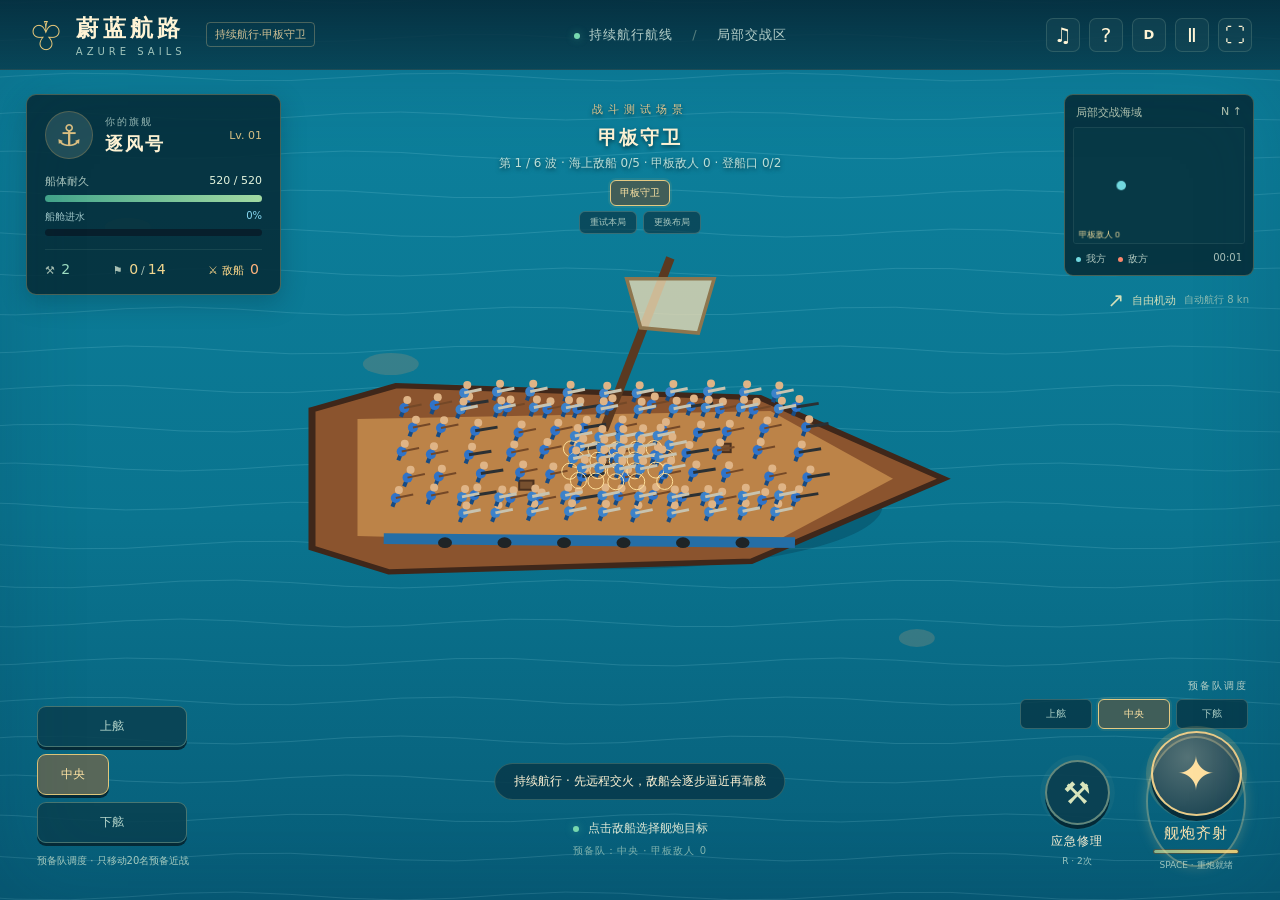
<file: index.html>
<!doctype html>
<html lang="zh-CN">
<head>
<meta charset="utf-8">
<meta name="viewport" content="width=device-width,initial-scale=1,viewport-fit=cover,user-scalable=no">
<meta name="theme-color" content="#083b49">
<meta name="description" content="蔚蓝航路 2.5D 海战：持续航行·甲板守卫在线试玩。">
<title>蔚蓝航路 · 持续航行·甲板守卫</title>
<link rel="stylesheet" href="style.css">
<meta name="build" content="deck-guard-ranged-approach-2026-09-07">
</head>
<body>
<main id="game">
<canvas id="sea" aria-label="2.5D斜俯视海战：WASD机动，点击敌船锁定，1/2/3切换炮位船帆船体，空格集中齐射" tabindex="0"></canvas>
<header class="topbar">
  <div class="brand"><span class="brand-icon">♧</span><div><strong>蔚蓝航路</strong><small>AZURE SAILS</small></div><span class="tag">持续航行·甲板守卫</span></div>
  <div class="location"><span class="live-dot"></span><span id="sceneNameTop">开阔海域</span> <span class="divider">/</span> 局部交战区</div>
  <div class="tools"><button id="sound" aria-label="开启声音" title="声音">♫</button><button id="help" aria-label="操作说明" title="操作说明">?</button><button id="debug" aria-label="调试面板" title="调试 F2">D</button><button id="pause" aria-label="暂停游戏" title="暂停 P">Ⅱ</button><button id="full" aria-label="全屏" title="全屏">⛶</button></div>
</header>
<section class="ship-card">
  <div class="ship-title"><span class="ship-emblem">⚓</span><div><small>你的旗舰</small><strong>逐风号</strong></div><span class="level">Lv. 01</span></div>
  <div class="hull-label"><span>船体耐久</span><b id="hpText">300 / 300</b></div><div class="bar"><i id="hpBar"></i></div>
  <div class="flood-label"><span>船舱进水</span><b id="waterText">0%</b></div><div class="bar flood-bar"><i id="waterBar"></i></div>
  <div class="ship-stats"><span>⚒ <b id="repairUses">2</b></span><span>⚑ <b id="kills">0</b>/<b id="enemyTotal">14</b></span><span class="enemy-live">⚔ 敌船 <b id="enemyCountLive">0</b></span></div>
</section>
<section class="mission">
  <small>战斗测试场景</small><strong id="missionTitle">开阔海域</strong><span id="missionText">重炮船 + 拦截船</span>
  <div class="scenario-tabs" aria-label="选择战斗测试场景">
    <button data-scene="0" class="active">1 开阔</button><button data-scene="1">2 礁石</button><button data-scene="2">3 护卫</button>
  </div>
  <div class="layout-tools"><button id="retryScene">重试本局</button><button id="changeLayout">更换布局</button></div>
</section>
<aside class="map-card"><div class="map-title"><span>局部交战海域</span><span>N ↑</span></div><canvas id="minimap" width="180" height="122" aria-label="海域小地图"></canvas><div class="map-key"><span><i></i>我方</span><span><i></i>敌方</span><span id="clock">00:00</span></div></aside>
<div class="wind">↗ <span>自由机动</span><b id="speedText">航速 0 kn</b></div>
<div id="toast" role="status">观察敌人分工 → 移动抢位 → 集火关键炮位</div>
<div class="controls"><div id="joystick" aria-label="拖动摇杆驾驶"><div class="joy-cross">＋</div><div id="stick"></div></div><span class="move-hint">WASD / 摇杆 · 转向有惯性 · 松开减速停车</span></div>
<div class="bottom-center"><span class="auto-dot"></span><span id="aimStatus">自动寻找侧舷射界</span><small id="targetStatus">点击敌船锁定目标 · Q切换</small></div>
<div class="focus-panel"><span>集火部位</span><div><button data-focus="gun" class="active">1 炮位</button><button data-focus="sail">2 船帆</button><button data-focus="hull">3 船体</button></div></div>
<div class="actions">
  <button id="repair" class="ability" aria-label="修理 R"><span class="ability-icon">⚒</span><strong>应急修理</strong><small id="repairCd">R · 2次</small></button>
  <button id="boost" class="ability" aria-label="突进 E"><span class="ability-icon">≋</span><strong>突进</strong><small id="boostCd">E · 短时加速</small></button>
  <button id="volley" class="ability primary" aria-label="齐射 空格"><span class="ability-icon">✦</span><strong>集中齐射</strong><span class="reload-meter" aria-hidden="true"><i id="volleyLoad"></i></span><small id="volleyCd">SPACE · 重炮就绪</small></button>
</div>
<aside id="debugPanel" class="debug-panel hidden" aria-live="polite">
  <div class="debug-title"><b>战斗调试</b><span>F2 关闭</span></div>
  <pre id="debugText"></pre>
</aside>
<div class="edge-vignette"></div><div id="portrait">↻ 建议横屏，获得更开阔的海战视野</div>
<div id="overlay" class="overlay hidden"><section class="dialog"><span class="eyebrow" id="modalEyebrow">AZURE SAILS</span><h1 id="modalTitle">战斗暂停</h1><p id="modalText"></p><div id="instructions" class="instructions hidden">
<p><b>机动</b> WASD／摇杆控制移动方向。船体逐渐转向输入方向，松开后减速到停留，可绕侧、超越、返回收尾。</p>
<p><b>目标</b> 点击／触摸敌船锁定；Q切换。没有手选目标时，自动选择当前侧舷射界内的合适敌船。</p>
<p><b>部位</b> 1炮位、2船帆、3船体。炮位会选择当前暴露的一侧前/后炮段；船体优先打水线以制造持续进水。</p>
<p><b>船员交火</b> 甲板上的4名弓箭手与2名火枪手自动分批攻击射程内的敌方人员。箭矢和子弹独立飞行，人员伤害不会直接扣船体。</p>
<p><b>重炮齐射</b> SPACE／右下按钮。开局立即可用，基础装填约6秒；装填受炮位压制影响但最多延长25%。无有效射界时不会空放，也不会消耗装填。</p>
<p><b>提前量</b> 炮弹按目标速度计算预计落点，发射后不追踪。近距离散布更小，远距离更散。</p>
<p><b>破坏</b> 重炮负责炮位、船帆和船壳结构破坏；炮位分前后两段，摧毁后炮管脱落且排队中的对应炮弹取消。轻武器只伤人员并造成短时压制。</p>
<p><b>礁石</b> 能挡炮也能挡船，玩家和敌人使用相同碰撞规则。</p>
<p><b>敌人</b> 三类敌舰都保留原战术职责，并拥有可见甲板船员。重炮攻击有预警与装填窗口，船员轻武器在装填期间仍持续交火。</p>
<p><b>维修</b> R应急修理只有2次：恢复部分耐久、排水并封堵最严重的水线缺口，不会把旧洞从画面删除。</p>
<p><b>验证目标</b> 拆出火力缺口后主动贴近或绕侧；也可以保持距离完成战斗。重点观察每次移动和目标选择是否能改变局面。</p>
</div><button id="resume" class="dialog-main">继续战斗 →</button><button id="restart" class="dialog-secondary">重试本局</button><button id="layoutModal" class="dialog-secondary">更换布局</button></section></div>
</main>
<script src="combat.js"></script><script src="guard.js"></script>
</body></html>
</file>
<file: style.css>
*{box-sizing:border-box}html,body{margin:0;width:100%;height:100%;overflow:hidden;background:#063b49;color:#fff4d5;font-family:"Microsoft YaHei",system-ui,sans-serif}button{font:inherit;color:inherit;cursor:pointer;-webkit-tap-highlight-color:transparent}button:focus-visible{outline:3px solid #f3d183;outline-offset:4px}button:disabled{cursor:default}#game{position:relative;width:100%;height:100dvh;min-height:300px;overflow:hidden;touch-action:none;user-select:none}#sea{display:block;width:100%;height:100%;outline:none}.topbar{position:absolute;top:0;left:0;right:0;height:70px;display:flex;align-items:center;justify-content:space-between;padding:0 28px;background:linear-gradient(#052d3df2,#073545c7);border-bottom:1px solid #87b0a035;z-index:3}.brand{display:flex;gap:12px;align-items:center}.brand-icon{font-size:40px;color:#e8c77a;transform:rotate(180deg)}.brand strong{display:block;font-family:Georgia,"Microsoft YaHei",serif;font-size:23px;letter-spacing:4px}.brand small{display:block;font-size:10px;letter-spacing:4px;color:#a1c4bb;margin-top:2px}.tag{font-size:11px;border:1px solid #dfc58c50;padding:4px 8px;color:#cfbf94;border-radius:4px;margin-left:8px}.location{color:#b6cfc9;font-size:13px;letter-spacing:1px}.divider{margin:0 14px;color:#567e7e}.live-dot,.auto-dot{display:inline-block;width:6px;height:6px;border-radius:50%;background:#77d9b0;margin-right:9px;box-shadow:0 0 8px #77d9b060}.tools{display:flex;gap:9px}.tools button{width:34px;height:34px;border:1px solid #92afa03b;border-radius:7px;background:#18495680;font-size:20px}.tools button:hover{background:#3c6878}.ship-card{position:absolute;top:94px;left:26px;width:245px;background:#062f3bea;border:1px solid #c3b37a60;border-radius:10px;padding:16px 18px;box-shadow:0 8px 25px #00232e40}.ship-title{display:flex;align-items:center;gap:12px}.ship-emblem{font-size:30px;color:#dfc283;border:1px solid #98875670;border-radius:50%;width:48px;height:48px;display:grid;place-items:center;background:#224f59}.ship-title small{display:block;font-size:10px;color:#94b6b2;letter-spacing:2px}.ship-title strong{display:block;font-size:18px;margin-top:3px;letter-spacing:2px}.level{margin-left:auto;font-size:11px;color:#d9c285}.hull-label{display:flex;justify-content:space-between;font-size:11px;color:#aac6be;margin:15px 0 6px}.hull-label b{font-weight:500;color:#e4f5de}.bar{height:7px;border-radius:8px;background:#071f2c;overflow:hidden}.bar i{display:block;width:100%;height:100%;background:linear-gradient(90deg,#43a68c,#a2daa2);transition:width .15s}.ship-stats{display:flex;justify-content:space-between;border-top:1px solid #7aab9b25;margin-top:13px;padding-top:11px;color:#a6beb2;font-size:11px}.ship-stats b{font-size:14px;color:#f2d78f;font-weight:500;margin:0 3px}.coin{display:inline-block;background:#e7ba58;border:2px solid #fbd587;border-radius:50%;width:11px;height:11px;margin-right:5px}.mission{position:absolute;top:98px;left:50%;transform:translateX(-50%);text-align:center;padding:0 22px;text-shadow:0 2px 4px #043b48}.mission small{font-size:11px;letter-spacing:5px;color:#e7cc91}.mission strong{display:block;font-size:19px;letter-spacing:2px;margin:8px 0}.mission span{font-size:12px;color:#bcded7}.map-card{position:absolute;top:94px;right:26px;width:190px;padding:8px;background:#062f3bea;border:1px solid #b2ad7b60;border-radius:9px}.map-title{display:flex;justify-content:space-between;padding:2px 3px 7px;font-size:11px;color:#b7c8b3}.map-card canvas{width:100%;display:block;border:1px solid #769e9b30;border-radius:3px}.map-key{display:flex;gap:12px;font-size:10px;color:#acc4bb;padding:8px 3px 1px}.map-key span:last-child{margin-left:auto}.map-key i{display:inline-block;width:5px;height:5px;background:#71d8df;border-radius:50%;margin-right:5px}.map-key span:nth-child(2) i{background:#fa876c}.wind{position:absolute;right:31px;top:288px;font-size:20px;color:#d4dfb9;display:flex;align-items:center;gap:8px}.wind span{font-size:11px}.wind b{font-size:10px;font-weight:400;color:#8ebdb2}.controls{position:absolute;left:37px;bottom:28px;text-align:center}#joystick{width:126px;height:126px;border-radius:50%;border:1px solid #bddec45c;background:radial-gradient(circle,#e1f0cf08 48%,#caeacf19 49%,#bdd4c40a 52%);position:relative;touch-action:none;box-shadow:inset 0 0 25px #daf9e807}.joy-cross{position:absolute;inset:0;display:grid;place-items:center;font-size:86px;font-weight:100;color:#a3e2d520}#stick{position:absolute;left:40px;top:40px;width:44px;height:44px;border-radius:50%;background:#9bc2b650;border:2px solid #d3e0be91;box-shadow:0 4px 12px #052e4360}.move-hint{font-size:10px;color:#acd1c4;display:block;margin-top:10px}.actions{position:absolute;right:29px;bottom:28px;display:flex;align-items:flex-end;gap:16px}.ability{position:relative;width:84px;height:112px;border:0;background:transparent;display:flex;flex-direction:column;align-items:center;gap:5px;padding:0}.ability-icon{display:grid;place-items:center;width:65px;height:65px;border-radius:50%;background:#0b3f50ed;border:2px solid #aabf9c90;box-shadow:0 4px 0 #052b38,0 0 0 5px #c7c4980b;font-size:31px;color:#d8e5bc;transition:transform .12s}.ability strong{font-size:12px;font-weight:500;letter-spacing:1px;margin-top:3px}.ability small{font-size:9px;color:#9fcbc5;white-space:nowrap}.ability:hover .ability-icon{transform:translateY(-3px);background:#246678}.ability:active .ability-icon{transform:scale(.92)}.ability:disabled .ability-icon{opacity:.45;transform:none}.primary{width:110px;height:141px;margin-left:6px}.primary .ability-icon{width:91px;height:91px;border:2px solid #ebcc88;color:#ffe0a0;background:radial-gradient(circle at 40% 30%,#547276,#123d4d);font-size:47px;box-shadow:0 5px 0 #082e3b,0 0 0 5px #d5bc7030}.primary strong{font-size:15px;color:#ffe6b0}.bottom-center{position:absolute;bottom:35px;left:50%;transform:translateX(-50%);color:#d0ded0;font-size:11px;text-align:center}.bottom-center small{display:block;font-size:10px;color:#83b6b1;margin-top:7px;letter-spacing:2px}#toast{position:absolute;bottom:100px;left:50%;transform:translateX(-50%);padding:9px 19px;background:#073a4bdf;border:1px solid #b1c69e40;border-radius:25px;white-space:nowrap;font-size:12px;opacity:0;transition:opacity .25s;pointer-events:none}.edge-vignette{position:absolute;inset:70px 0 0;pointer-events:none;box-shadow:inset 0 0 90px #062c4533}#portrait{display:none}.overlay{position:absolute;inset:0;z-index:9;background:#021f32aa;backdrop-filter:blur(7px);display:grid;place-items:center;padding:20px}.hidden{display:none!important}.dialog{width:min(460px,94vw);max-height:90dvh;overflow:auto;padding:35px;border:1px solid #c5b17899;border-radius:16px;background:linear-gradient(145deg,#164e5c,#082d3d);text-align:center;box-shadow:0 30px 80px #00152390}.eyebrow{font-size:11px;letter-spacing:5px;color:#bca979}.dialog h1{font-family:Georgia,"Microsoft YaHei",serif;letter-spacing:3px;font-size:29px;margin:16px 0}.dialog p{color:#b9d2c6;font-size:13px;line-height:1.8}.dialog-main,.dialog-secondary{display:block;width:100%;border:1px solid #e0c78870;border-radius:6px;padding:12px;margin-top:12px;background:#e5c989;color:#153e46;font-weight:bold}.dialog-secondary{background:transparent;color:#bbd0bf;border-color:#a6ba9d40;font-weight:400;font-size:12px}.instructions{text-align:left;border-top:1px solid #a3c5a333;margin:20px 0;padding-top:5px}.instructions b{color:#efd798;margin-right:10px}.instructions p{font-size:12px}
@media(max-width:950px),(max-height:600px){.topbar{height:49px;padding:0 15px}.brand strong{font-size:17px}.brand small{font-size:8px;letter-spacing:3px}.brand-icon{font-size:28px}.tag,.location{display:none}.tools button{width:29px;height:29px;font-size:17px}.ship-card{top:62px;left:14px;width:187px;padding:10px 12px}.ship-emblem{width:34px;height:34px;font-size:23px}.ship-title strong{font-size:15px}.hull-label{margin-top:9px}.ship-stats{margin-top:8px;padding-top:7px}.mission{top:66px}.mission strong{font-size:14px;margin:5px 0}.mission small{font-size:9px}.mission span{font-size:10px}.map-card{top:61px;right:14px;width:136px;padding:6px}.map-title,.map-key{font-size:9px}.wind{top:207px;right:15px}.wind b{display:none}.controls{left:22px;bottom:14px}#joystick{width:95px;height:95px}#stick{width:36px;height:36px;left:28.5px;top:28.5px}.move-hint{font-size:9px;margin-top:5px}.actions{right:15px;bottom:12px;gap:8px}.ability{width:68px;height:89px}.ability-icon{width:49px;height:49px;font-size:26px}.ability strong{font-size:11px}.ability small{font-size:8px}.primary{width:83px;height:109px}.primary .ability-icon{width:69px;height:69px;font-size:35px}.bottom-center{bottom:20px;font-size:10px}.bottom-center small{font-size:9px}#toast{bottom:72px;font-size:11px}.edge-vignette{inset:49px 0 0}.dialog{padding:22px}.dialog h1{margin:10px 0;font-size:24px}}
@media(orientation:portrait){#portrait{display:block;position:absolute;top:51px;left:0;right:0;text-align:center;padding:7px;background:#d5b874;color:#183b40;font-size:11px}.ship-card{top:94px;width:176px}.map-card{top:94px;width:122px}.mission{top:259px;width:100%}.wind{display:none}.bottom-center{bottom:155px;width:100%}.actions{gap:2px;right:10px}.controls{left:12px}.move-hint{font-size:8px}#toast{bottom:205px;max-width:95%;white-space:normal;text-align:center}.tag{display:none}}

/* 2.5D combat HUD additions — keeps the original source/UI structure. */
.flood-label{display:flex;justify-content:space-between;font-size:10px;color:#9fc7c9;margin:8px 0 5px}.flood-label b{font-weight:500;color:#88d9f2}.flood-bar i{background:linear-gradient(90deg,#2a9dd0,#57d5ee)}
.ship-card{width:255px}.mission{pointer-events:none}.map-card{backdrop-filter:blur(3px)}
@media(max-width:950px),(max-height:600px){.ship-card{width:202px}.flood-label{margin:6px 0 4px}}
@media(orientation:portrait){.ship-card{width:188px}}

/* Tactical validation controls */
.mission{pointer-events:auto;min-width:390px}.scenario-tabs,.layout-tools{display:flex;justify-content:center;gap:6px;margin-top:8px}.scenario-tabs button,.layout-tools button,.focus-panel button{border:1px solid #9ab7a852;background:#073745cf;border-radius:6px;padding:5px 9px;color:#abcfc5;font-size:10px}.scenario-tabs button:hover,.layout-tools button:hover,.focus-panel button:hover{background:#195768}.scenario-tabs button.active,.focus-panel button.active{border-color:#e5ca82;background:#405e59;color:#ffe5a4;box-shadow:0 0 0 2px #d8bd6a18}.layout-tools button{padding:4px 10px;font-size:9px;color:#a9c7be;background:#0a3340a8}.focus-panel{position:absolute;right:32px;bottom:171px;width:295px;text-align:right}.focus-panel>span{display:block;font-size:10px;letter-spacing:2px;color:#b8d2c8;margin-bottom:6px}.focus-panel>div{display:flex;justify-content:flex-end;gap:6px}.focus-panel button{min-width:72px;padding:7px 9px}.debug-panel{position:absolute;right:26px;top:333px;width:330px;max-height:330px;overflow:auto;border:1px solid #83b6a34d;border-radius:9px;background:#031e2ae9;padding:12px 14px;color:#bde3d5;box-shadow:0 12px 35px #001b264f;z-index:6;pointer-events:auto}.debug-title{display:flex;justify-content:space-between;align-items:center;border-bottom:1px solid #77a89b2d;padding-bottom:8px;margin-bottom:8px;font-size:11px;color:#ead49a}.debug-title span{font-size:9px;color:#82aaa3}.debug-panel pre{margin:0;white-space:pre-wrap;font:10px/1.55 Consolas,Monaco,monospace;color:#add0c8}.ability .ability-icon::after{content:"";position:absolute;inset:5px;border-radius:50%;border:2px solid transparent;pointer-events:none}.ability.ready .ability-icon::after{border-color:#ffe19b55;box-shadow:0 0 13px #ffe19b35}.bottom-center{bottom:42px;min-width:340px}.bottom-center #aimStatus{font-size:12px;color:#dce8d6}.bottom-center #targetStatus{letter-spacing:1px}.mission strong{margin-bottom:4px}.mission span{display:block}.layout-tools{margin-top:5px}.tools #debug{font-size:13px;font-weight:700}.ship-stats span:first-child b{color:#9fe0c5}
@media(max-width:1100px){.mission{min-width:320px}.scenario-tabs button{padding:4px 6px}.focus-panel{right:13px;bottom:137px;width:240px}.focus-panel button{min-width:60px;padding:5px 6px;font-size:9px}.debug-panel{right:14px;top:225px;width:285px}.layout-tools{display:none}}
@media(max-width:950px),(max-height:600px){.mission{min-width:300px}.scenario-tabs{margin-top:5px}.scenario-tabs button{font-size:8px}.focus-panel{bottom:120px;right:12px}.focus-panel>span{display:none}.bottom-center{bottom:18px;min-width:260px}.debug-panel{top:205px;right:12px;width:270px;max-height:240px}.actions{z-index:4}.focus-panel{z-index:4}}
@media(orientation:portrait){.mission{min-width:0}.scenario-tabs{display:none}.focus-panel{bottom:255px;width:100%;right:0;text-align:center}.focus-panel>div{justify-content:center}.debug-panel{top:330px;right:8px;width:min(300px,90vw)}}

.reload-meter{display:block;width:86px;height:5px;border-radius:6px;background:#082c37;border:1px solid #bda96c55;overflow:hidden;margin-top:1px}.reload-meter i{display:block;height:100%;width:100%;background:linear-gradient(90deg,#8dbb92,#f2d278);transition:width .08s linear}.primary:not(.ready) .reload-meter i{background:linear-gradient(90deg,#497d73,#bd9a58)}@media(max-width:950px),(max-height:600px){.reload-meter{width:66px;height:4px}}

/* Deck Guard mode additions */
.mode-switch{display:flex;gap:4px;margin-left:14px;padding:3px;border:1px solid #9ab7a83d;background:#062e3a8f;border-radius:8px}.mode-switch a{color:#9fc7bd;text-decoration:none;font-size:10px;padding:5px 9px;border-radius:5px;letter-spacing:.5px}.mode-switch a.active{background:#52645b;color:#ffe1a0;box-shadow:inset 0 0 0 1px #dec47775}.defense-pad{width:150px;display:grid;grid-template-columns:1fr 1fr;gap:7px}.defense-pad button{border:1px solid #b6cda15f;border-radius:9px;background:#0a4151de;color:#b8d8cd;padding:11px 7px;font-size:12px;box-shadow:0 3px 0 #052b38}.defense-pad button:first-child{grid-column:1/3}.defense-pad button:last-child{grid-column:1/3}.defense-pad button.active{background:#586759;color:#ffe4a4;border-color:#e1c77a}.controls:has(.defense-pad){bottom:32px}.controls:has(.defense-pad) .move-hint{max-width:155px;line-height:1.5}.mission .scenario-tabs #legacyModeBtn{color:#c5d6cf}.mode-switch+ .location{margin-left:6px}@media(max-width:1050px){.mode-switch{margin-left:5px}.mode-switch a{padding:4px 6px;font-size:8px}}@media(max-width:820px){.mode-switch{position:absolute;top:51px;left:50%;transform:translateX(-50%);z-index:8;background:#063746e8}.topbar{overflow:visible}.mission{top:88px}.ship-card,.map-card{top:88px}.defense-pad{width:120px}.defense-pad button{padding:8px 5px}.controls:has(.defense-pad){left:16px;bottom:15px}}


/* mobile-landscape-guard */
.enemy-live{white-space:nowrap;color:#ffd98a}.enemy-live b{color:#ffb47d!important}
@media (orientation:landscape) and (max-width:1100px), (orientation:landscape) and (max-height:540px){
  html,body,#game{width:100%;height:100%;height:100dvh;min-height:0;overscroll-behavior:none}
  #game{padding-left:env(safe-area-inset-left);padding-right:env(safe-area-inset-right)}
  .topbar{height:43px;padding-left:max(8px,env(safe-area-inset-left));padding-right:max(8px,env(safe-area-inset-right));z-index:8;background:linear-gradient(#052d3de8,#073545a8)}
  .brand{gap:6px}.brand-icon{font-size:23px}.brand strong{font-size:14px;letter-spacing:1px}.brand small,.tag,.location{display:none}
  .tools{gap:5px}.tools button{width:36px;height:36px;min-width:36px;min-height:36px;padding:0;font-size:17px}
  .ship-card{top:48px;left:max(7px,env(safe-area-inset-left));width:158px;padding:7px 9px;border-radius:7px;z-index:5;background:#062f3bc7}
  .ship-title{gap:7px}.ship-emblem{width:30px;height:30px;font-size:20px}.ship-title small{font-size:8px;letter-spacing:1px}.ship-title strong{font-size:13px;letter-spacing:1px}.level{display:none}
  .hull-label,.flood-label{font-size:8px;margin:5px 0 3px}.bar{height:5px}.ship-stats{gap:6px;margin-top:6px;padding-top:5px;font-size:8px}.ship-stats b{font-size:10px;margin:0 1px}
  .mission{top:48px;left:50%;width:230px;min-width:0;padding:0 6px;pointer-events:none}.mission small{display:none}.mission strong{font-size:13px;margin:2px 0}.mission span{font-size:9px;line-height:1.25}.scenario-tabs,.layout-tools{display:none!important}
  .map-card,.wind,.bottom-center,.focus-panel,.move-hint{display:none!important}
  .controls{left:max(9px,env(safe-area-inset-left));bottom:max(9px,env(safe-area-inset-bottom));z-index:9}
  .defense-pad{width:154px;display:grid;grid-template-columns:repeat(3,1fr);gap:6px}.defense-pad button,.defense-pad button:first-child,.defense-pad button:last-child{grid-column:auto;min-width:46px;min-height:46px;padding:7px 3px;border-radius:12px;font-size:11px;touch-action:manipulation}
  .actions{right:max(8px,env(safe-area-inset-right));bottom:max(7px,env(safe-area-inset-bottom));gap:5px;z-index:9}.ability{width:60px;height:75px;gap:2px}.ability-icon{width:48px;height:48px;font-size:24px;border-width:2px}.ability strong{font-size:9px;margin-top:1px}.ability small{font-size:7px}.primary{width:78px;height:91px;margin-left:1px}.primary .ability-icon{width:64px;height:64px;font-size:34px}.primary strong{font-size:11px}.reload-meter{width:59px;height:4px}
  #toast{bottom:88px;max-width:54vw;padding:6px 11px;font-size:10px;white-space:normal;text-align:center;z-index:8}
  .debug-panel{top:48px;right:max(7px,env(safe-area-inset-right));width:min(285px,42vw);max-height:calc(100dvh - 118px);z-index:10}
  .edge-vignette{inset:43px 0 0}
}
@media (orientation:landscape) and (max-height:420px){
  .ship-card{width:145px;padding:5px 7px}.ship-title small,.flood-label{display:none}.ship-emblem{width:26px;height:26px}.hull-label{margin:3px 0 2px}.ship-stats{margin-top:4px;padding-top:3px}
  .mission{width:205px}.mission strong{font-size:11px}.mission span{font-size:8px}
  .defense-pad{width:144px}.defense-pad button,.defense-pad button:first-child,.defense-pad button:last-child{min-width:44px;min-height:44px;font-size:10px}
  .ability{width:55px;height:68px}.ability-icon{width:44px;height:44px}.primary{width:70px;height:84px}.primary .ability-icon{width:58px;height:58px}
}


/* mass-crew-10x */
@media (orientation:landscape) and (max-width:1100px), (orientation:landscape) and (max-height:540px){
  .enemy-live{display:inline-flex;align-items:center;gap:2px}
  .ship-card{background:#062f3bb8}
  #toast{pointer-events:none}
}
</file>
